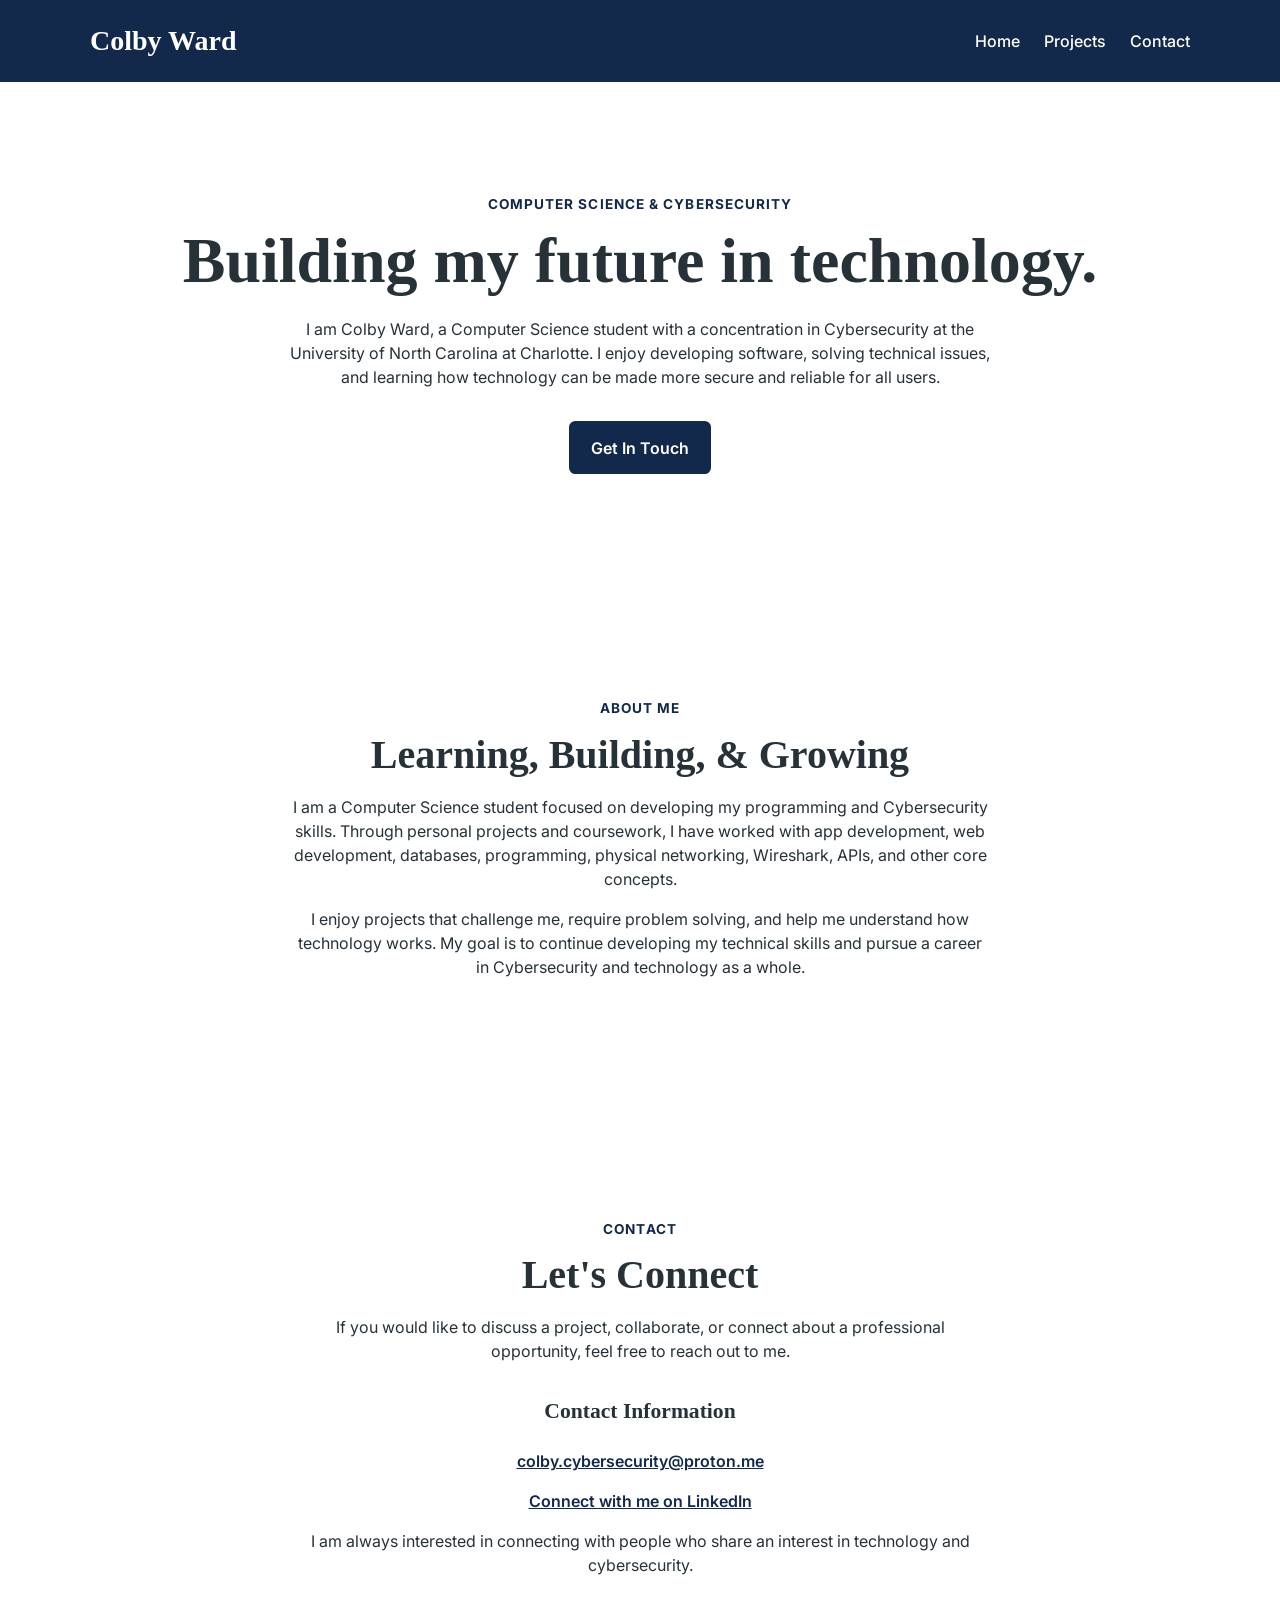
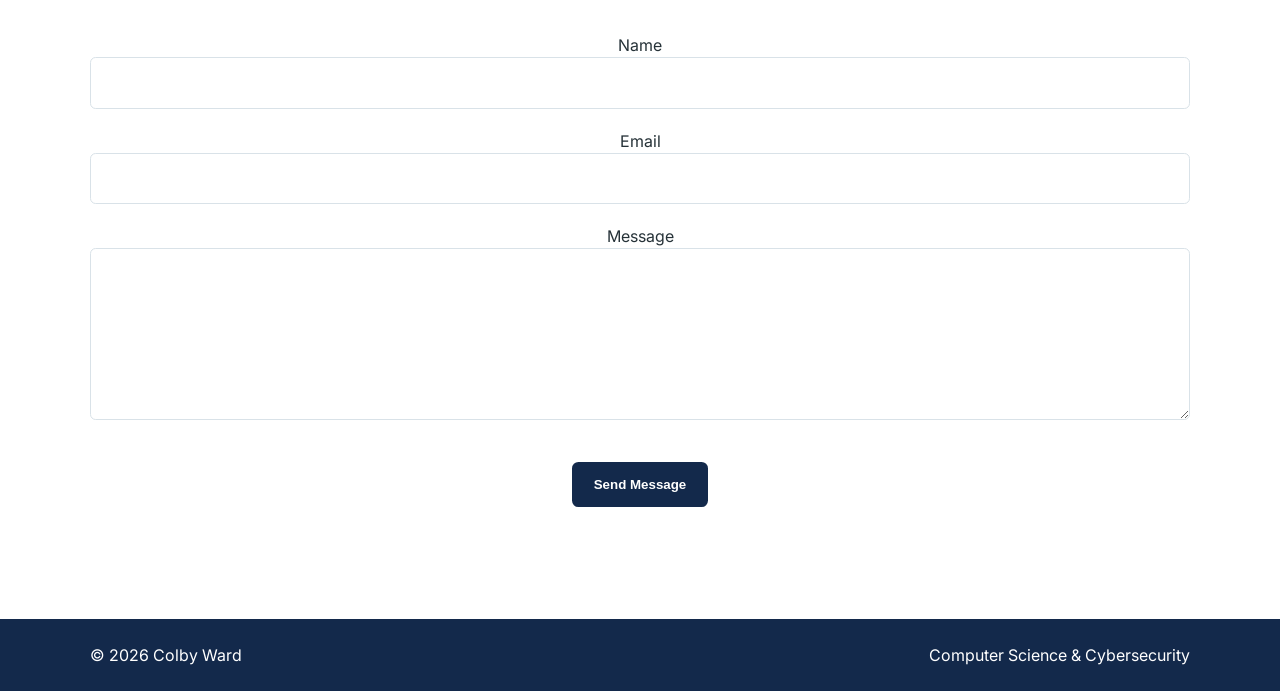
<file: index.html>
<!DOCTYPE html>
<html lang="en">
<head>
    <meta charset="UTF-8">
    <meta name="viewport" content="width=device-width, initial-scale=1.0">
    <title>Colby Ward | Computer Science & Cybersecurity</title>
    <link rel="stylesheet" href="css/styles.css">
</head>

<body>
    <header>
        <div class="container">
            <a href="index.html" class="logo">Colby Ward</a>

            <nav>
                <ul>
                    <li><a href="index.html">Home</a></li>
                    <li><a href="project.html">Projects</a></li>
                    <li><a href="#contact">Contact</a></li>
                </ul>
            </nav>
        </div>
    </header>

    <main>
        <section class="hero">
            <div class="container">
                <p class="eyebrow">Computer Science & Cybersecurity</p>

                <h1>Building my future in technology.</h1>

                <p>
                    I am Colby Ward, a Computer Science student with a
                    concentration in Cybersecurity at the University of
                    North Carolina at Charlotte. I enjoy developing software,
                    solving technical issues, and learning how technology
                    can be made more secure and reliable for all users.
                </p>

                <a href="#contact" class="button">Get In Touch</a>
            </div>
        </section>

        <section class="about" id="about">
            <div class="container">
                <p class="eyebrow">About Me</p>

                <h2>Learning, Building, & Growing</h2>

                <p>
                    I am a Computer Science student focused on developing
                    my programming and Cybersecurity skills. Through personal
                    projects and coursework, I have worked with app development,
                    web development, databases, programming, physical networking,
                    Wireshark, APIs, and other core concepts.
                </p>

                <p>
                    I enjoy projects that challenge me, require problem solving, 
                    and help me understand how technology works. My goal
                    is to continue developing my technical skills and pursue a 
                    career in Cybersecurity and technology as a whole.
                </p>
            </div>
        </section>

        <section class="contact" id="contact">
            <div class="container">
                <p class="eyebrow">Contact</p>

                <h2>Let's Connect</h2>

                <p>
                    If you would like to discuss a project, collaborate, 
                    or connect about a professional opportunity, 
                    feel free to reach out to me.
                </p>

                <div class="contact-content">
                    <div class="contact-info">
                        <h3>Contact Information</h3>

                        <p>
                            <a href="mailto:colby.cybersecurity@proton.me">
                                colby.cybersecurity@proton.me
                            </a>
                        </p>

                        <p>
                            <a href="https://www.linkedin.com/in/colbywardnc" target="_blank" rel="noopener">
                                Connect with me on LinkedIn
                            </a>
                        </p>

                        <p>
                            I am always interested in connecting with people 
                            who share an interest in technology and cybersecurity.
                        </p>
                    </div>

                    <form action="#" method="post">
                        <div class="form-group">
                            <label for="name">Name</label>
                            <input
                                type="text"
                                id="name"
                                name="name"
                                required
                            >    
                        </div>

                        <div class="form-group">
                            <label for="email">Email</label>
                            <input
                                type="email"
                                id="email"
                                name="email"
                                required
                            >
                        </div>

                        <div class="form-group">
                            <label for="message">Message</label>
                            <textarea
                                id="message"
                                name="message"
                                rows="6"
                                required
                            ></textarea>
                        </div>

                        <button type="submit" class="button">
                            Send Message
                        </button>
                    </form>
                </div>
            </div>
        </section>
    </main>

    <footer>
        <div class="container">
            <p>&copy; 2026 Colby Ward</p>

            <p>
                Computer Science & Cybersecurity
            </p>
        </div>
    </footer>

</body>
</html>
</file>
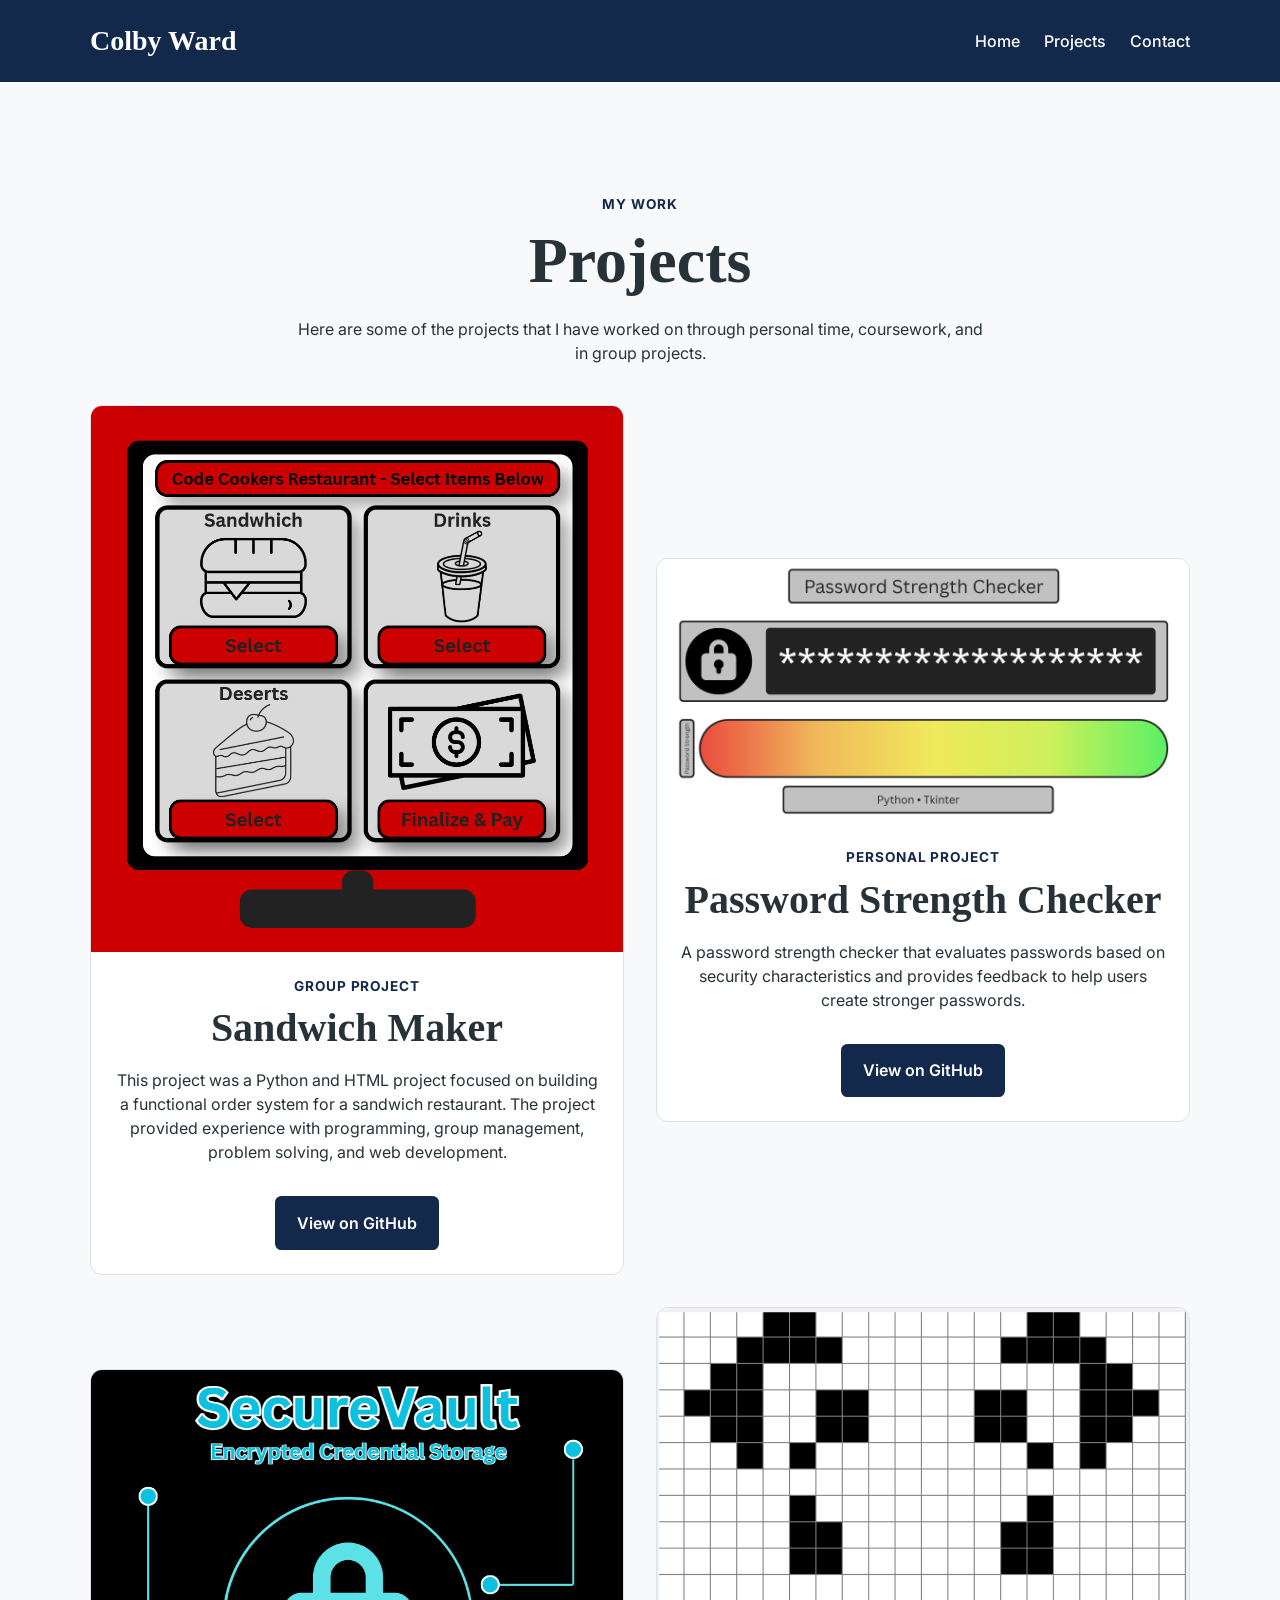
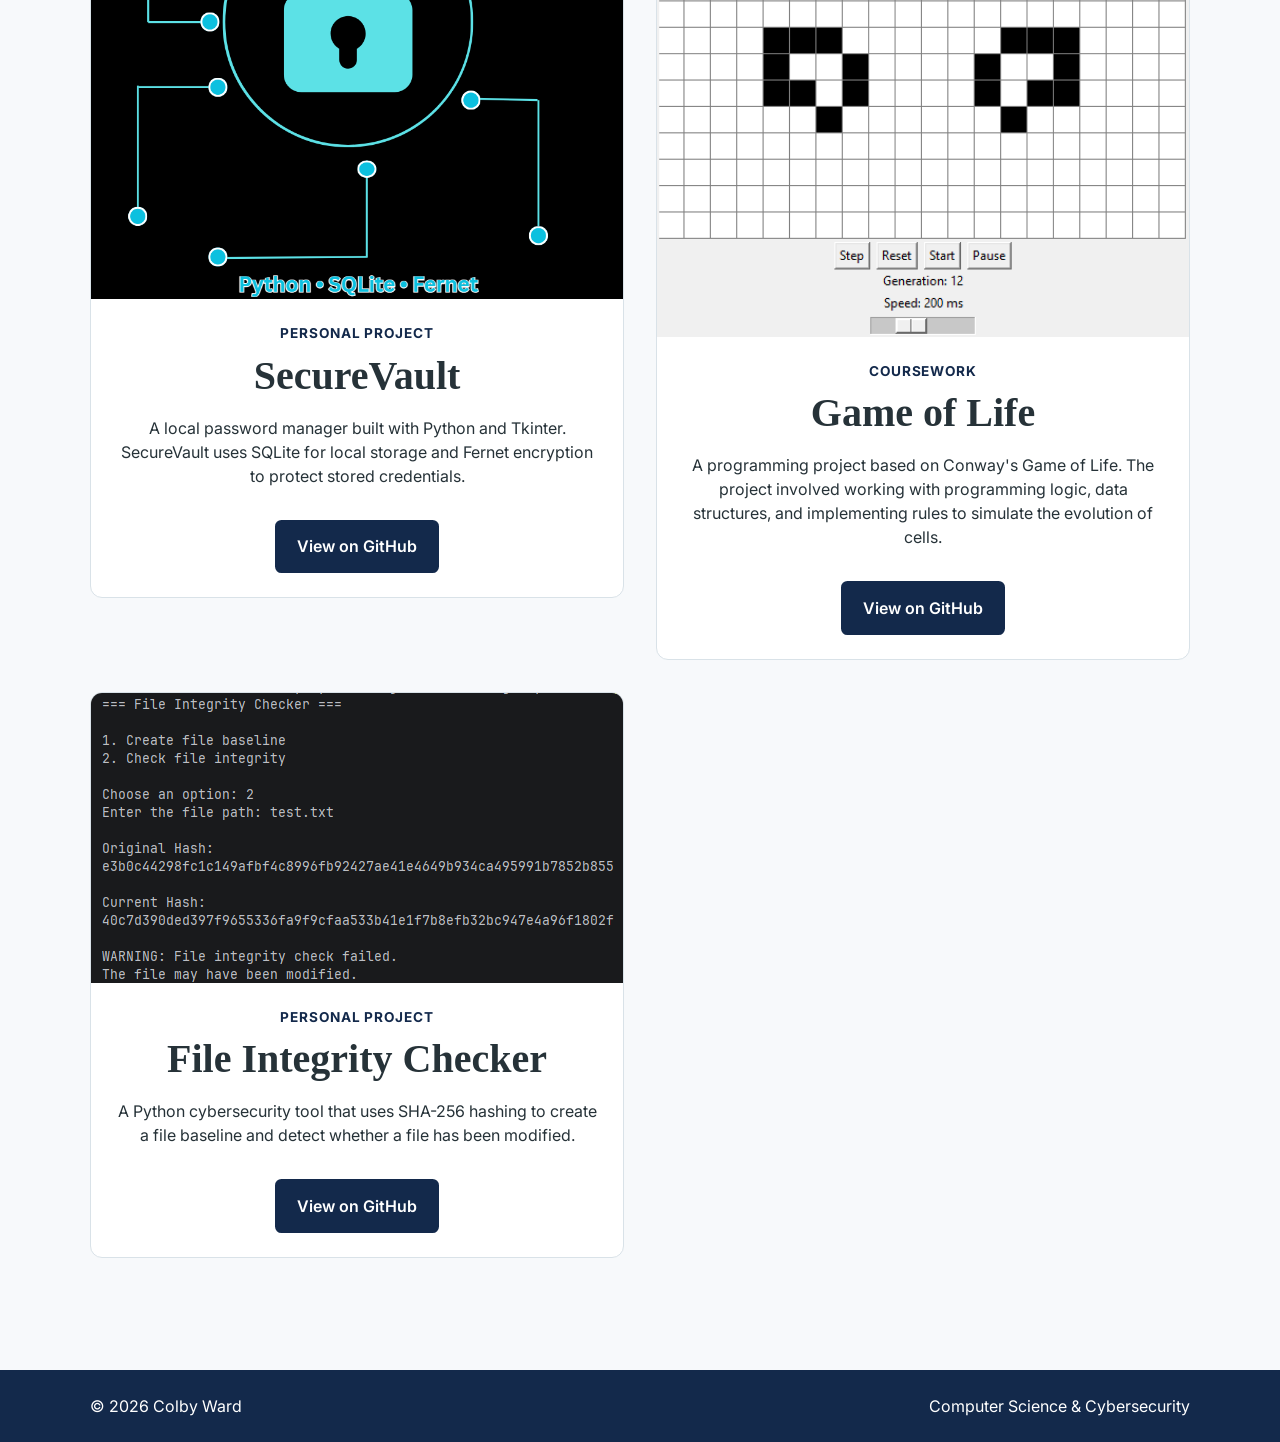
<file: project.html>
<!DOCTYPE html>
<html lang="en">
<head>
    <meta charset="UTF-8">
    <meta name="viewport" content="width=device-width, initial-scale=1.0">
    <title>Colby Ward | Computer Science & Cybersecurity</title>
    <link rel="stylesheet" href="css/styles.css">
</head>

<body>
    <header>
        <div class="container">
            <a href="index.html" class="logo">Colby Ward</a>

            <nav>
                <ul>
                    <li><a href="index.html">Home</a></li>
                    <li><a href="project.html">Projects</a></li>
                    <li><a href="index.html#contact">Contact</a></li>
                </ul>
            </nav>
        </div>
    </header>

    <main>
        <section class="projects">
            <div class="container">
                <p class="eyebrow">My Work</p>

                <h1>Projects</h1>

                <p>
                    Here are some of the projects that I have worked on
                    through personal time, coursework, and in group projects.
                </p>

                <div class="project-list">

                    <article class="project-card">
                        <div class="project-image">
                            <img
                                src="images/sandwich-maker.png"
                                alt="Sandwich Maker project"
                            >
                        </div>

                        <div class="project-content">
                            <p class="project-type">Group Project</p>

                            <h2>Sandwich Maker</h2>
                        
                        <p>
                            This project was a Python and HTML project focused
                            on building a functional order system for a sandwich
                            restaurant. The project provided experience with
                            programming, group management, problem solving, and
                            web development.
                        </p>

                        <a
                            href="https://github.com/colbywardnc/Group-Webpage-Activity"
                            class="button"
                            target="_blank"
                            rel="noopener"
                        >
                            View on GitHub
                        </a>
                        </div>
                    </article>

                    <article class="project-card">
                        <div class="project-image">
                            <img
                                src="images/Password-Strength-Checker.png"
                                alt="Password Strength Checker project"
                            >
                        </div>

                        <div class="project-content">
                            <p class="project-type">Personal Project</p>

                            <h2>Password Strength Checker</h2>
                        
                        <p>
                            A password strength checker that evaluates passwords based
                            on security characteristics and provides feedback to help users
                            create stronger passwords.
                        </p>

                        <a
                            href="https://github.com/colbywardnc/PasswordStrengthChecker"
                            class="button"
                            target="_blank"
                            rel="noopener"
                        >
                            View on GitHub
                        </a>
                        </div>
                    </article>

                    <article class="project-card">
                        <div class="project-image">
                            <img
                                src="images/securevault.png"
                                alt="SecureVault project"
                            >
                        </div>

                        <div class="project-content">
                            <p class="project-type">Personal Project</p>

                            <h2>SecureVault</h2>
                        
                        <p>
                            A local password manager built with Python and Tkinter. SecureVault
                            uses SQLite for local storage and Fernet encryption to protect stored 
                            credentials.
                        </p>

                        <a
                            href="https://github.com/colbywardnc/SecureVault"
                            class="button"
                            target="_blank"
                            rel="noopener"
                        >
                            View on GitHub
                        </a>
                        </div>
                    </article>

                    <article class="project-card">
                        <div class="project-image">
                            <img
                                src="images/Game-of-Life.png"
                                alt="Game of Life project"
                            >
                        </div>

                        <div class="project-content">
                            <p class="project-type">Coursework</p>

                            <h2>Game of Life</h2>
                        
                        <p>
                            A programming project based on Conway's Game of Life. The
                            project involved working with programming logic, data structures,
                            and implementing rules to simulate the evolution of cells.
                        </p>

                        <a
                            href="https://github.com/colbywardnc/GameofLife"
                            class="button"
                            target="_blank"
                            rel="noopener"
                        >
                            View on GitHub
                        </a>
                        </div>
                    </article>

                    <article class="project-card">
                        <div class="project-image">
                            <img
                                src="images/File-Integrity-Checker.png"
                                alt="File Integrity Checker project"
                            >
                        </div>

                        <div class="project-content">
                            <p class="project-type">Personal Project</p>

                            <h2>File Integrity Checker</h2>
                        
                        <p>
                            A Python cybersecurity tool that uses SHA-256 hashing to create
                            a file baseline and detect whether a file has been modified.
                        </p>

                        <a
                            href="https://github.com/colbywardnc/FileIntegrityChecker"
                            class="button"
                            target="_blank"
                            rel="noopener"
                        >
                            View on GitHub
                        </a>
                        </div>
                    </article>

                </div>
            </div>
        </section>

    </main>

    <footer>
        <div class="container">
            <p>&copy; 2026 Colby Ward</p>

            <p>
                Computer Science & Cybersecurity
            </p>
        </div>
    </footer>

</body>
</html>
</file>
<file: css/styles.css>
@import url('https://fonts.googleapis.com/css2?family=Inter:wght@400;500;600;700&display=swap');

:root {
    --carolina-blue: #7BAFD4;
    --dark-blue: #13294B;
    --off-white: #F7F9FB;
    --white: #FFFFFF;
    --text: #263238;
    --muted: #5F6B73;
    --border: #D9E2E8;
}

/* Base Styling */

* {
    box-sizing: border-box;
}

html {
    scroll-behavior: smooth;
}

body {
    margin: 0;
    min-height: 100vh;
    display: flex;
    flex-direction: column;
    background-color: var(--off-white);
    color: var(--text);
    font-family: "Inter", Arial, sans-serif;
    line-height: 1.5;
}

main {
    flex: 1;
}

img {
    max-width: 100%;
    display: block;
}

a {
    color: inherit;
}

.container {
    width: min(90%, 1100px);
    margin: 0 auto;
}

/* Typography */

h1, h2, h3, .logo {
    font-family: Georgia, serif;
}

h1, h2, h3, p {
    margin-top: 0;
}

h1 {
    font-size: 2.75rem;
    line-height: 1.1;
    margin-bottom: 1.25rem;
}

h2 {
    font-size: 2rem;
    line-height: 1.2;
    margin-bottom: 1rem;
}

h3 {
    font-size: 1.35rem;
}

p {
    max-width: 70ch;
}

.hero .container, .about .container, .projects > .container, .contact .container {
    text-align: center;
}
.hero p, .about p, .contact p, .projects > .container > p {
    margin-left: auto;
    margin-right: auto;
}

/* Header */

header {
    width: 100%;
    background-color: var(--dark-blue);
    color: var(--white);
}

header .container {
    display: flex;
    flex-direction: column;
    align-items: center;
    gap: 1rem;
    padding: 1.25rem 0;
}

.logo {
    color: var(--white);
    font-size: 1.75rem;
    font-weight: 600;
    text-decoration: none;
}

nav ul {
    display: flex;
    gap: 1.5rem;
    padding: 0;
    margin: 0;
    list-style: none;
}

nav a {
    color: var(--white);
    text-decoration: none;
    font-weight: 500;
}

nav a:hover, nav a:focus {
    color: var(--carolina-blue);
}

nav a:active {
    color: var(--carolina-blue);
}

/* Main */

.hero, .about, .contact, .projects {
    padding: 5rem 0;
}

.hero {
    background-color: var(--white);
}

.eyebrow {
    margin-bottom: 0.75rem;
    color: var(--dark-blue);
    font-size: 0.85rem;
    font-weight: 700;
    letter-spacing: 0.08em;
    text-transform: uppercase;
}

/* Buttons */

.button {
    display: inline-block;
    margin-top: 1rem;
    padding: 0.8rem 1.25rem;
    border: 2px solid var(--dark-blue);
    border-radius: 0.4rem;
    background-color: var(--dark-blue);
    color: var(--white);
    font-weight: 600;
    text-decoration: none;
    cursor: pointer;
}

.button:hover, .button:focus {
    background-color: var(--carolina-blue);
    border-color: var(--carolina-blue);
    color: var(--dark-blue);
}

.button:active {
    transform: translateY(1px);
}

/* About */

.about {
    background-color: var(--white);
}

/* Contact */

.contact {
    background-color: var(--white);
}

.contact-content {
    display: flex;
    flex-direction: column;
    gap: 2.5rem;
    margin-top: 2rem;
}

.contact-info a {
    color: var(--dark-blue);
    font-weight: 600;
}

.contact-info a:hover, .contact-info a:focus {
    color: var(--carolina-blue);
}

/* Forms */

form {
    width: 100%;
}

.form-group {
    margin-bottom: 1.25rem;
}

input, textarea {
    width: 100%;
    padding: 0.8rem;
    border: 1px solid var(--border);
    border-radius: 0.35rem;
    background-color: var(--white);
    color: var(--text);
    font: inherit;
}

input:focus, textarea:focus {
    outline: 2px solid var(--carolina-blue);
    border-color: var(--dark-blue);
}

/* Projects */

.projects {
    background-color: var(--off-white);
}

.project-list {
    display: flex;
    flex-direction: column;
    align-items: center;
    gap: 2rem;
    margin-top: 2.5rem;
}

.project-card {
    width: 100%;
    max-width: 750px;
    overflow: hidden;
    border: 1px solid var(--border);
    border-radius: 0.75rem;
    background-color: var(--white);
}

.project-image img {
    width: 100%;
    height: auto;
}

.project-content {
    padding: 1.5rem;
    text-align: center;
}

.project-content p {
    margin-left: auto;
    margin-right: auto;
}

.project-type {
    margin-bottom: 0.5rem;
    color: var(--dark-blue);
    font-size: 0.85rem;
    font-weight: 700;
    letter-spacing: 0.06rem;
    text-transform: uppercase;
}

/* Footer */

footer {
    width: 100%;
    background-color: var(--dark-blue);
    color: var(--white);
}

footer .container {
    display: flex;
    flex-direction: column;
    align-items: center;
    gap: 0.5rem;
    padding: 1.5rem 0;
}

footer p {
    margin: 0;
}

/* Larger Screens */

@media (min-width: 768px) {

    header .container {
        flex-direction: row;
        justify-content: space-between;
    }

    h1 {
        font-size: 4rem;
    }

    h2 {
        font-size: 2.5rem;
    }

    .hero, .about, .contact, .projects {
        padding: 7rem 0;
    }

    .contact-info, form {
        flex: 1;
    }

    footer .container {
        flex-direction: row;
        justify-content: space-between;
    }

    .project-list {
        display: grid;
        grid-template-columns: repeat(2, 1fr);
        gap: 2rem;
    }

    .project-card {
        max-width: none;
    }
}
</file>
